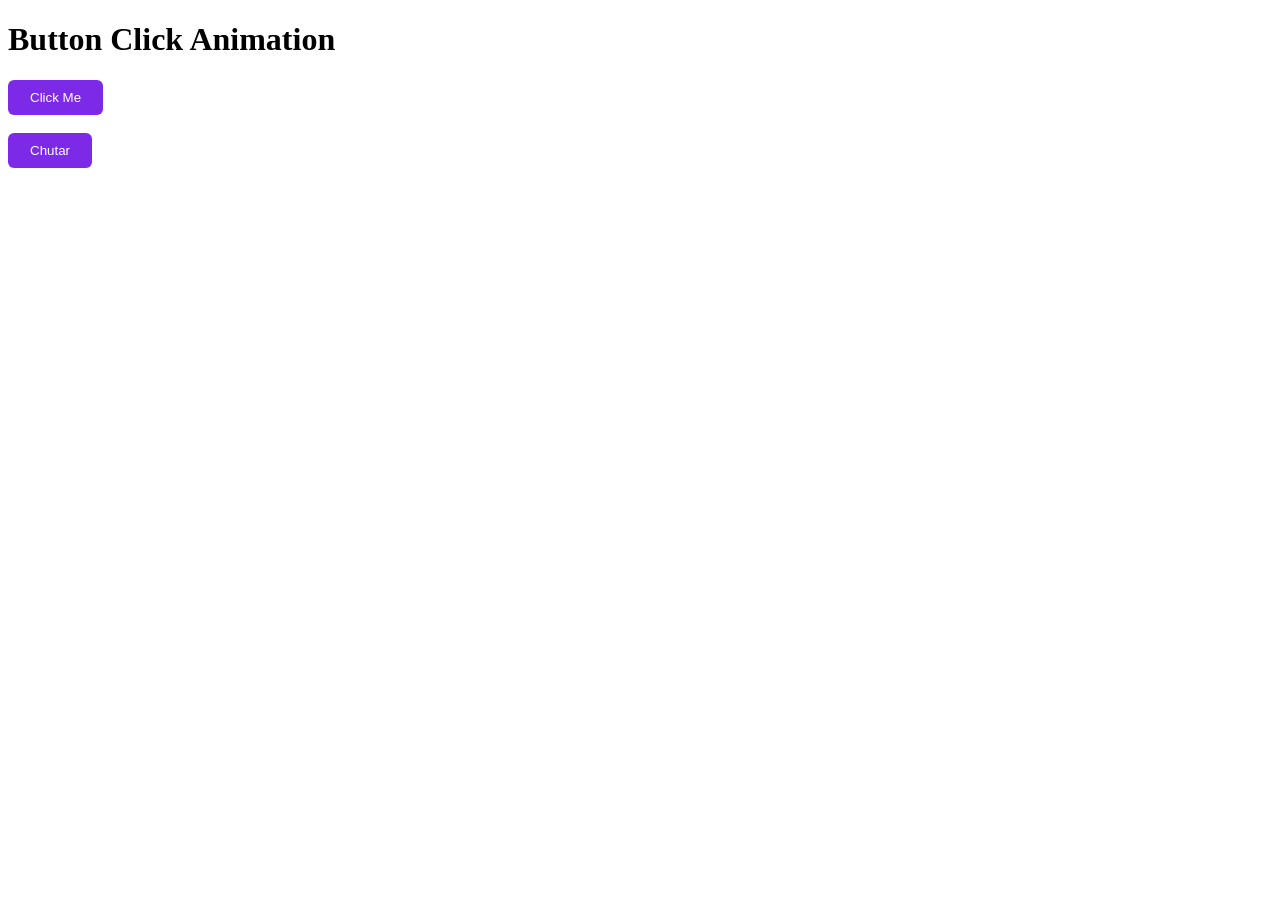
<file: exemplos/index.html>
<!DOCTYPE html>
<!-- Coding By CodingNepal - codingnepalweb.com -->
<html lang="en">

<head>
  <meta charset="UTF-8" />
  <meta http-equiv="X-UA-Compatible" content="IE=edge" />
  <meta name="viewport" content="width=device-width, initial-scale=1.0" />
  <title>Button Click Animation</title>
  <link rel="stylesheet" href="style.css" />
</head>

<body>
  <h1>Button Click Animation</h1>
  <button class="button">Click Me</button><br> <br>
  <button class="button">Chutar</button>
  <script>
    const button = document.querySelector(".button");
    button.addEventListener("click", (e) => {
      e.preventDefault;
      button.classList.add("animate");
      setTimeout(() => {
        button.classList.remove("animate");
      }, 600);
    });

  </script>
</body>

</html>
</file>
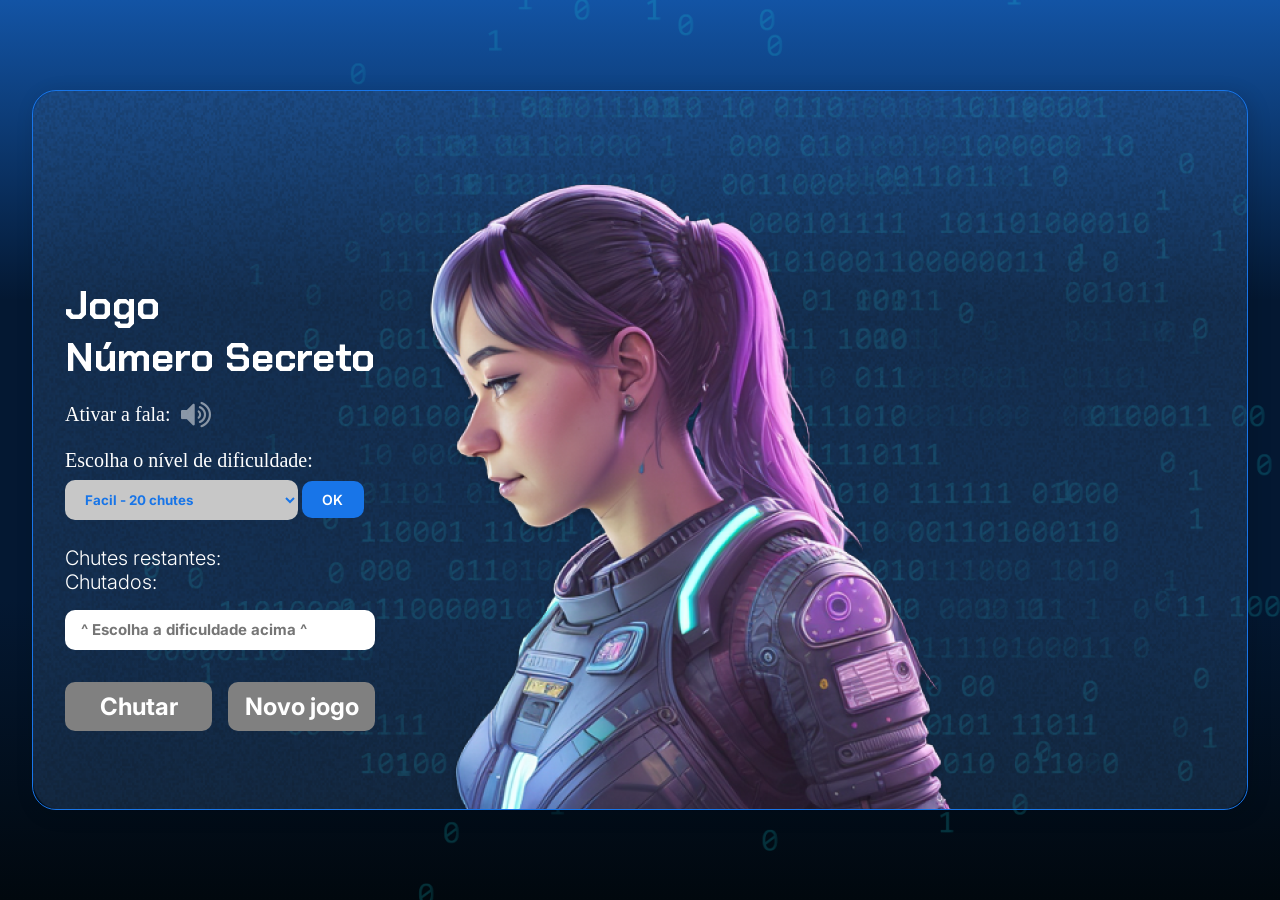
<file: jogo_adivinha_plus/index.html>
<!DOCTYPE html>
<html lang="pt-br">

<head>
    <meta charset="UTF-8">
    <meta name="viewport" content="width=device-width, initial-scale=1.0">
    <script src="https://code.responsivevoice.org/responsivevoice.js"></script>
    <link rel="preconnect" href="https://fonts.googleapis.com">
    <link rel="preconnect" href="https://fonts.gstatic.com" crossorigin>
    <link href="https://fonts.googleapis.com/css2?family=Chakra+Petch:wght@700&family=Inter:wght@400;700&display=swap" rel="stylesheet">
    <link rel="stylesheet" href="https://cdnjs.cloudflare.com/ajax/libs/font-awesome/4.7.0/css/font-awesome.min.css">
    <link rel="stylesheet" href="style.css">
    <title>Jogo - Número Secreto</title>
</head>

<body>
    <div class="container">
        <div class="container__conteudo">
            <div class="container__informacoes">                
                <div class="container__texto">
                    <h1>Jogo <br>Número Secreto</h1>
                    <div class="container__fala">      
                        <p class="texto__paragrafo">Ativar a fala:</p>
                        <span"><i class="fa fa-volume-up fa-2x" style="color:rgb(255, 255, 255);opacity:.5"></i></span>
                    </div><br>
                    <label for="dificuldade" class="texto__paragrafo">Escolha o nível de dificuldade:</label><br>
                    <select name="dificuldade" id="dificuldade" class="container__select">
                        <option value="facil">Facil - 20 chutes</option>
                        <option value="media">Média - 10 chutes</option>
                        <option value="dificil">Difícil - 5 chutes</option>
                    </select> 
                    <button onclick="selecionarDificuldade()" id="selecionarDificuldade" class="container__botao1">OK</button>
                    <br><br>
                    <p1 class="texto__paragrafo"></p1><br>
                    <p2 class="texto__paragrafo"></p2>
                </div>
                <input min="1" max="20" id="campoChute" class="container__input">                
                <div class="chute container__botoes">
                    <button onclick="chutar()" id="chutar" class="container__botao2">Chutar</button>
                    <button onclick="novoJogo()" id="novoJogo" class="container__botao2">Novo jogo</button>
                </div>
            </div>
            <img src="./img/ia.png" alt="Uma pessoa olhando para a esquerda" class="container__imagem-pessoa" />
        </div>
    </div>
    <script src="app.js" defer></script>
</body>

</html>
</file>
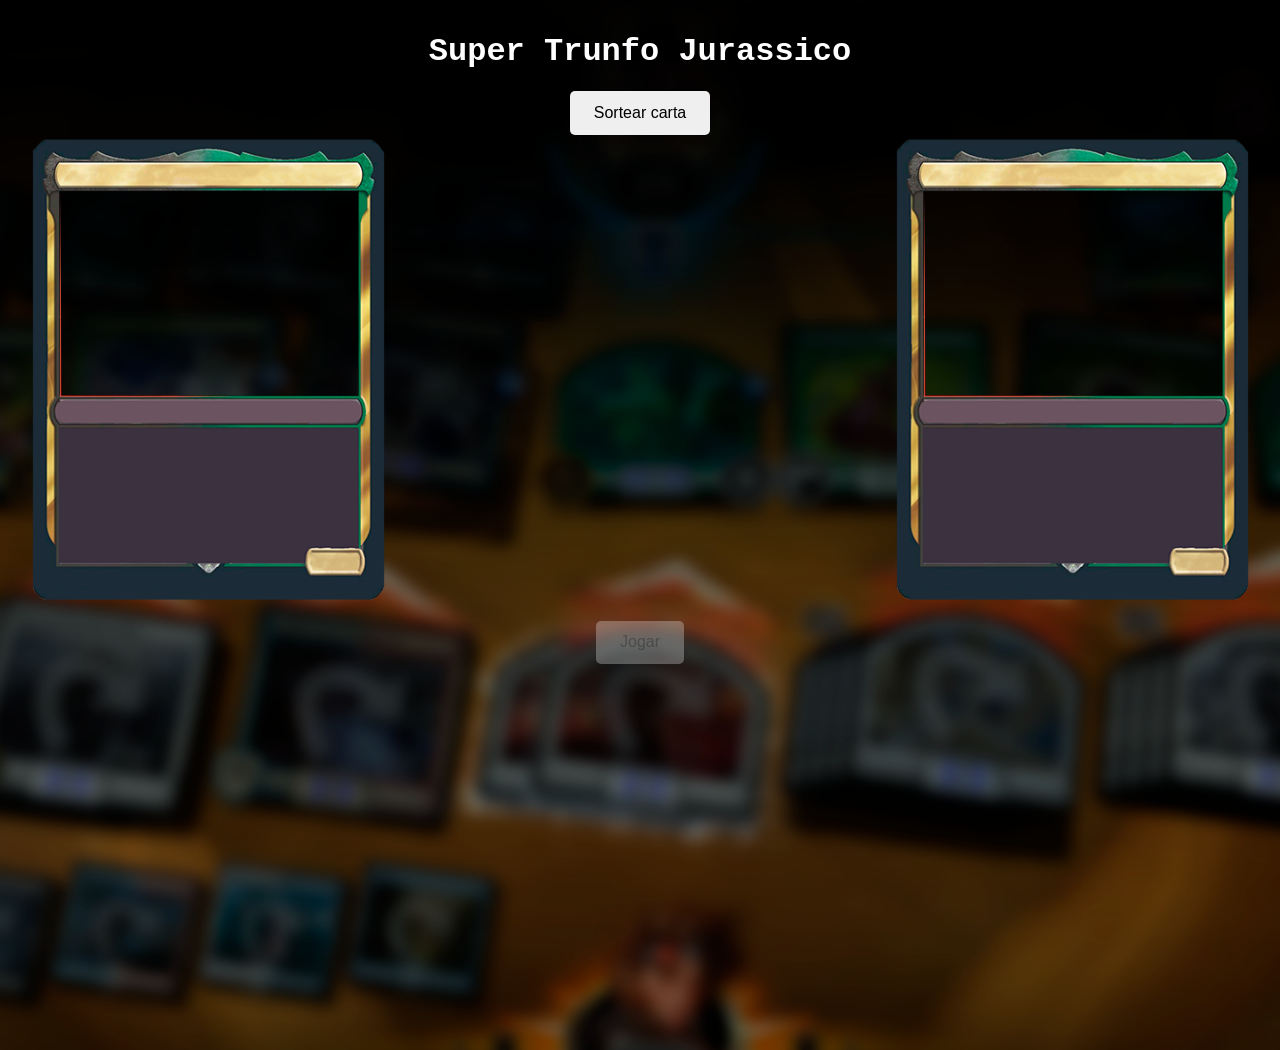
<file: super_trunfo_jurassico/index.html>
<!DOCTYPE html>
<html lang="pt-br">
<head>
    <link rel="stylesheet" href="style.css">
    <title>
        Imersão Dev - Aula 08
    </title>
</head>

<body>
    <div class="container">
        <h1 class="page-title">Super Trunfo Jurassico</h1>
        <button type="button" id="btnSortear" onclick="sortearCarta()">Sortear carta</button>
        <form id="form">
             <div class="wrapper">
                <div>
                    <div id="carta-jogador">
                        <img src="img/card-super-trunfo-transparent-ajustado.png"
                            style=" width: inherit; height: inherit; position: absolute;">
                        <h3></h3>
                    </div>
                </div>
                <div>
                    <div id="carta-maquina" class="carta"><img
                            src="img/card-super-trunfo-transparent-ajustado.png"
                            style=" width: inherit; height: inherit; position: absolute;"></div>
                </div>
            </div>
            <div>
                <button type="button" id="btnJogar" onclick="jogar()" disabled>Jogar</button>
            </div>
            <div id="resultado"></div>
        </form>
    </div>
    <script src="app.js" defer></script>
</body>
</html>
</file>
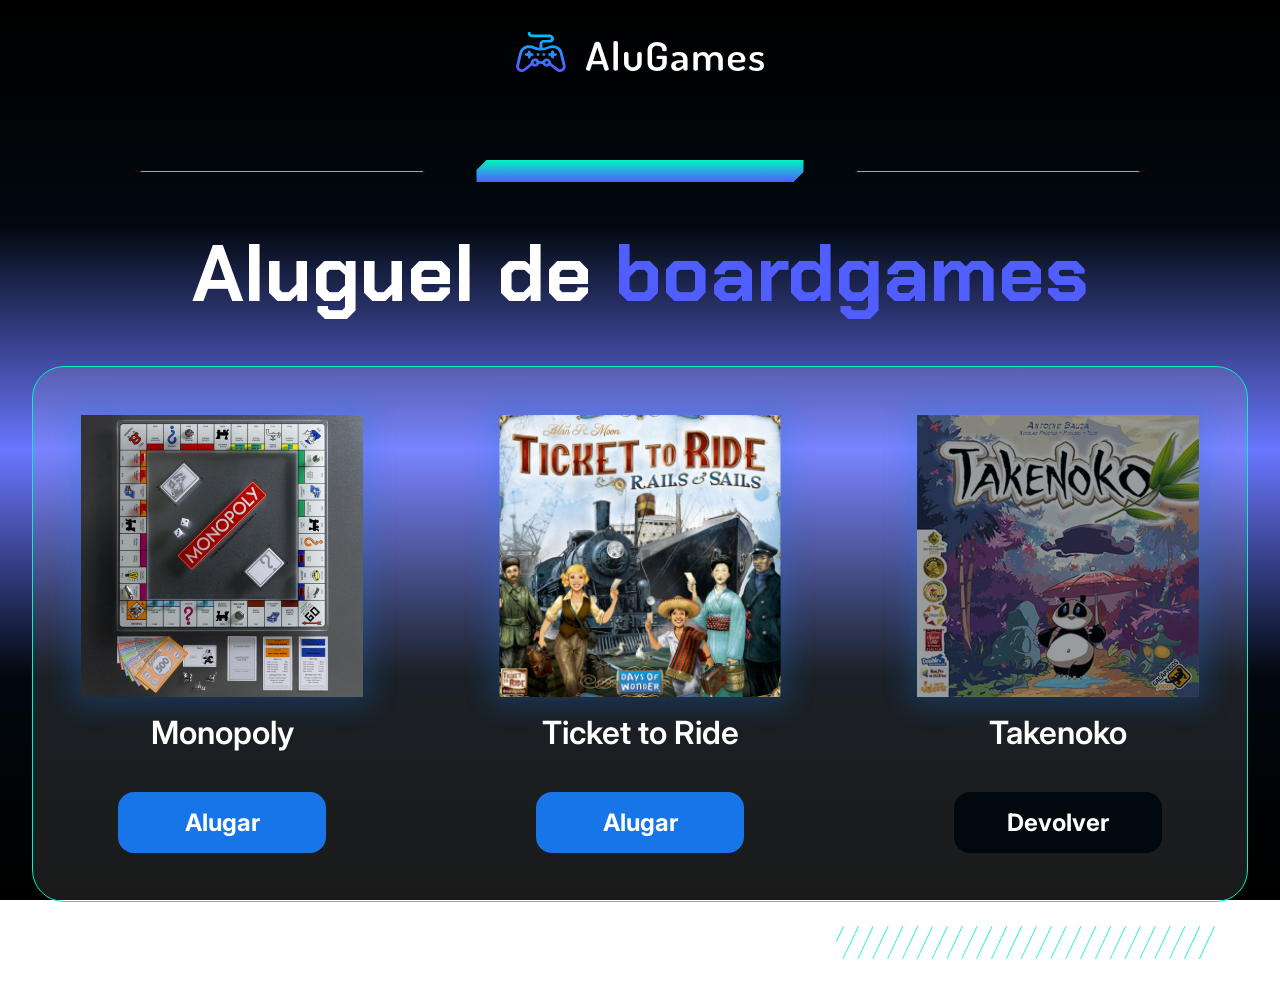
<file: Praticando-logica/alugames/index.html>
<!DOCTYPE html>
<html lang="en">

<head>
    <meta charset="UTF-8">
    <meta name="viewport" content="width=device-width, initial-scale=1.0">
    <title>AluGames</title>
    <link rel="stylesheet" href="css/main.css">
</head>

<body class="body">
    <main class="container main">
        <img src="img/logo.svg" alt="Logo AluGames">
        <section class="divisor">
            <div class="divisor__line"></div>
            <img src="img/fade_bar.svg" alt="Visual bar" class="divisor__bar">
            <div class="divisor__line"></div>
        </section>
        <h1 class="page-title">Aluguel de <span class="page-title__emphasis">boardgames</span></h1>
        <section class="dashboard">
            <ul class="dashboard__items">
                <li class="dashboard__items__item" id="game-1">
                    <div class="dashboard__item__img">
                        <img src="img/monopoly.png" alt="Capa jogo Monopoly">
                    </div>
                    <p class="dashboard__item__name">Monopoly</p>
                    <a onclick="alterarStatus(1)" href="#" class="dashboard__item__button">Alugar</a>
                </li>
                <li class="dashboard__items__item" id="game-2">
                    <div class="dashboard__item__img">
                        <img src="img/ticket_to_ride.png" alt="Capa jogo Ticket to Ride">
                    </div>
                    <p class="dashboard__item__name">Ticket to Ride</p>
                    <a onclick="alterarStatus(2)" href="#" class="dashboard__item__button">Alugar</a>
                </li>
                <li class="dashboard__items__item" id="game-3">
                    <div class="dashboard__item__img dashboard__item__img--rented">
                        <img src="img/takenoko.png" alt="Capa jogo Takenoko">
                    </div>
                    <p class="dashboard__item__name">Takenoko</p>
                    <a onclick="alterarStatus(3)" href="#" class="dashboard__item__button dashboard__item__button--return">Devolver</a>
                </li>
            </ul>
        </section>
        <img src="img/hachuras.svg" alt="Visual hachuras" class="hachuras">
    </main>

    <script src="js/app.js"></script>
</body>

</html>
</file>
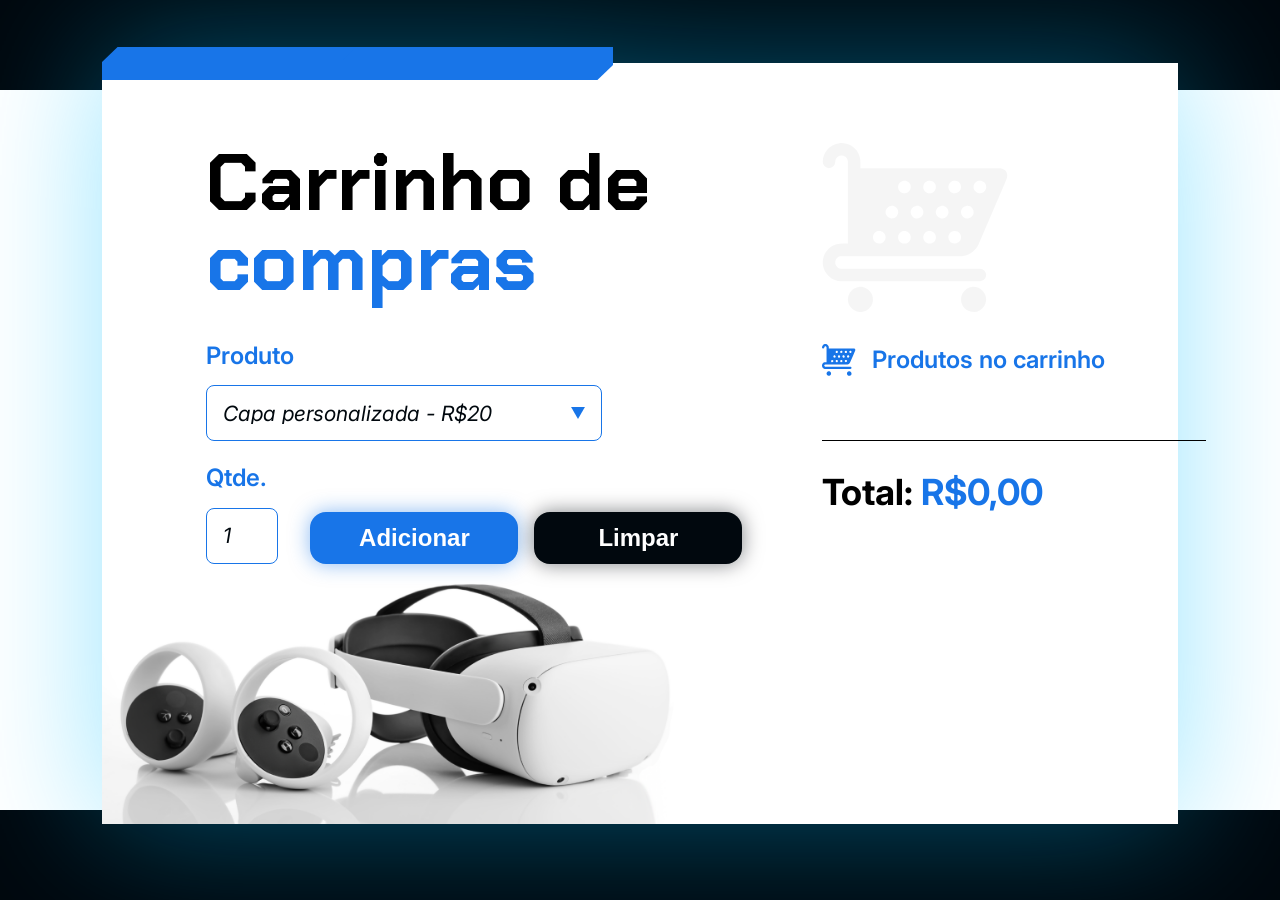
<file: Praticando-logica/carrinho-compras/index.html>
<!DOCTYPE html>
<html lang="en">

<head>
  <meta charset="UTF-8">
  <meta name="viewport" content="width=device-width, initial-scale=1.0">

  <link rel="preconnect" href="https://fonts.googleapis.com">
  <link rel="preconnect" href="https://fonts.gstatic.com" crossorigin>
  <link href="https://fonts.googleapis.com/css2?family=Chakra+Petch:wght@700&family=Inter:wght@400;600;700&display=swap"
    rel="stylesheet">
  <link rel="stylesheet" href="style.css">

  <title>Carrinho de compras</title>
</head>

<body>
  <main class="conteudo-principal">
    <div class="grafismo-azul"></div>
    <section class="adicionar-produto">
      <h1 class="titulo">
        Carrinho de <span class="texto-azul">compras</span>
      </h1>

      <form class="formulario">
        <label class="campo-grupo">
          <span class="texto-medio-azul">Produto</span>
          <select class="produto-input" name="produto" id="produto">
            <option value="Capa personalizada - R$20">Capa personalizada - R$20</option>
            <option value="Fone de ouvido - R$100">Fone de ouvido - R$100</option>
            <option value="Celular S20 - R$1800">Celular S20 - R$1800</option>
            <option value="Tablet TAB20 - R$2500">Tablet TAB20 - R$2500</option>
            <option value="Oculus VR - R$5000">Oculus VR - R$5000</option>
            <option value="Computador XL - R$8000">Computador XL - R$8000</option>
            <option value="Carro Sport - R$100000">Carro Sport - R$100000</option>

          </select>
          </div>
        </label>

        <section class="parte-inferior">
          <label class="campo-grupo">
            <span class="texto-medio-azul">Qtde.</span>
            <input class="quantidade-input" id="quantidade" type="number" value="1" placeholder="1">
          </label>

          <section class="botoes-wrapper">
            <button onclick="adicionar()" type="button" class="botao-form botao-adicionar">Adicionar</button>
            <button onclick="limpar()" type="button" class="botao-form botao-limpar">Limpar</button>
          </section>
        </section>
      </form>
    </section>
    <section class="carrinho">
      <img src="./assets/carrinho-cinza.svg" alt="Imagem de um carrinho de compras cinza">

      <div class="titulo-wrapper">
        <img src="./assets/icone-carrinho.svg" alt="ícone de carrinho">

        <h2 class="carrinho__titulo">Produtos no carrinho</h2>
      </div>

      <section class="carrinho__produtos" id="lista-produtos">        
      </section>

      <div class="divisoria"></div>

      <p class="carrinho__total">
        Total: <span class="texto-azul" id="valor-total">R$0,00</span>
      </p>
    </section>
  </main>

  <script src="js/app.js"></script>
</body>

</html>
</file>
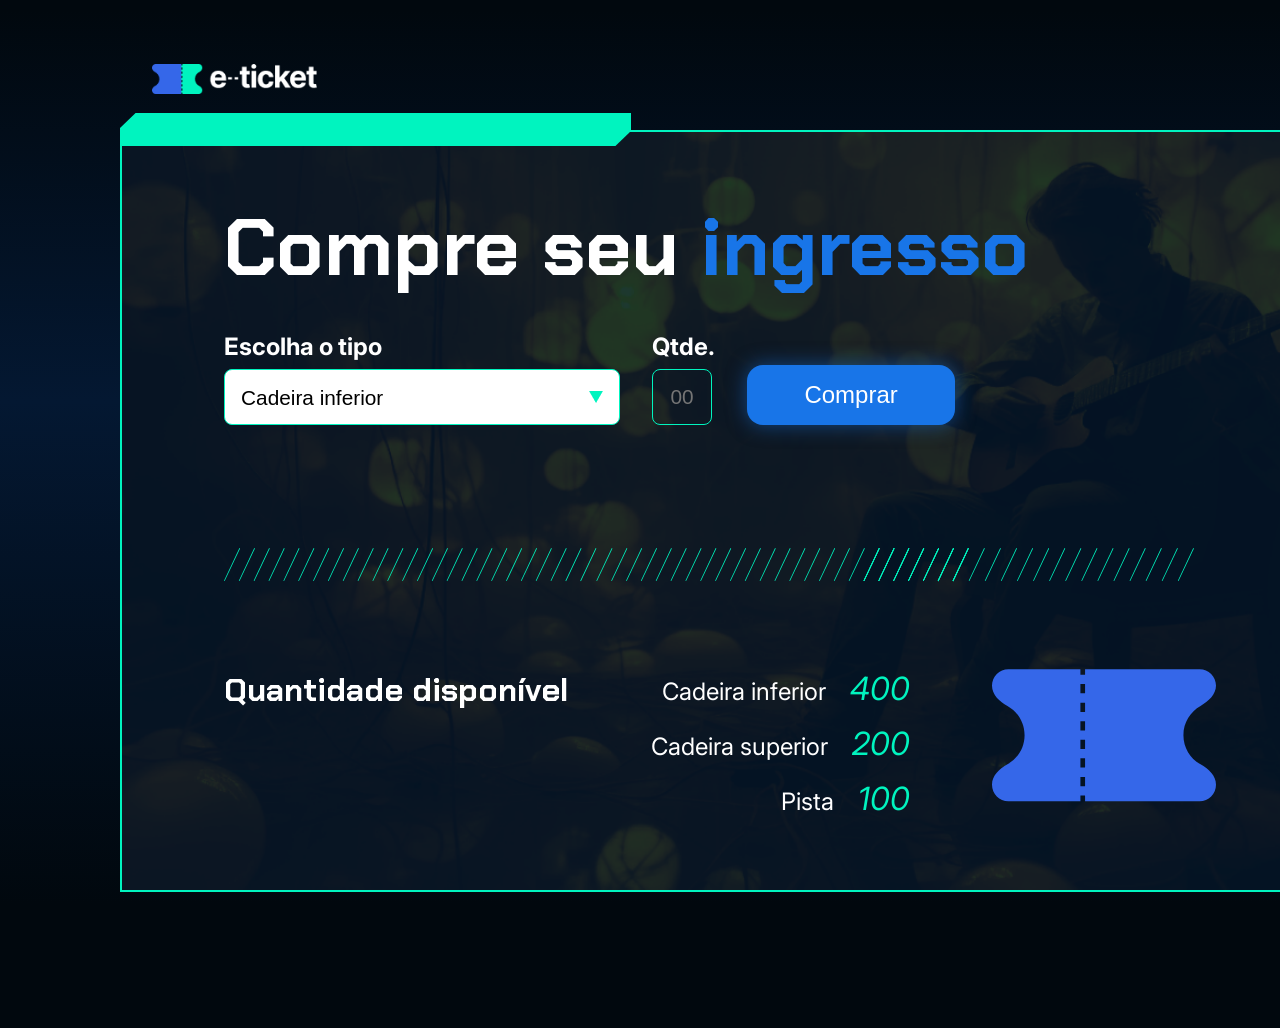
<file: Praticando-logica/ingresso/index.html>
<!DOCTYPE html>
<html lang="pt-BR">

<head>
    <meta charset="UTF-8">
    <meta name="viewport" content="width=device-width, initial-scale=1.0">
    <link rel="preconnect" href="https://fonts.googleapis.com">
    <link rel="preconnect" href="https://fonts.gstatic.com" crossorigin>
    <link href="https://fonts.googleapis.com/css2?family=Chakra+Petch:wght@700&family=Inter:wght@400;700&display=swap" rel="stylesheet">
    <link rel="stylesheet" href="./styles/_reset.css">
    <link rel="stylesheet" href="./styles/style.css">
    <link rel="shortcut icon" href="#" />
    <title>e-Ticket</title>
</head>

<body>
    <header>
        <img class="logo" src="./assets/PNG/Logo e-tricket.png" alt="Logo">
    </header>
    <main class="container">

        <div class="grafismo"></div>
        <h1>Compre seu <span>ingresso</span></h1>
        <form action="">
            <label class="input-group">
                Escolha o tipo
                <select name="tipo-ingresso" id="tipo-ingresso">
                    <option value="inferior">Cadeira inferior</option>
                    <option value="superior">Cadeira superior</option>
                    <option value="pista">Pista</option>
                </select>
            </label>
            <label class="input-group">Qtde.
                <input type="number" id="qtd" placeholder="00" min="1" max="99">
            </label>
            <button onclick="comprarIngresso()" type="button">Comprar</button>
        </form>
        <img class="hachuras" src="./assets/SVG/Hachuras.svg" alt="">
        <section>
            <h2>Quantidade disponível</h2>

            <ul class="lista">
                <li>Cadeira inferior<span id="qtd-inferior">400</span></li>                
                <li>Cadeira superior<span id="qtd-superior">200</span></li>                
                <li>Pista<span id="qtd-pista">100</span></li>                
            </ul>
            <img src="./assets/Ingresso.svg" alt="">
        </section>
    </main>

    <script src="js/app.js"></script>
</body>

</html>
</file>
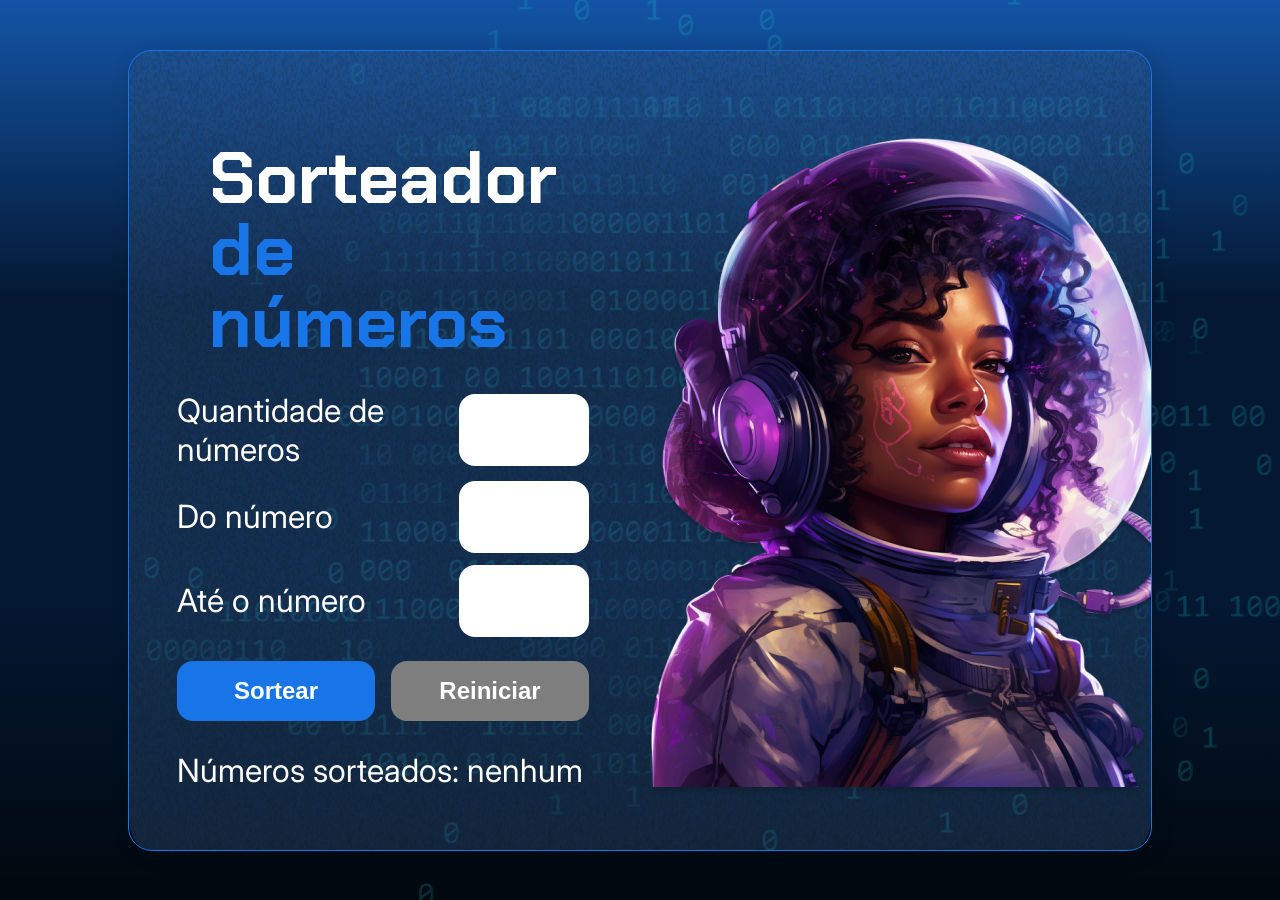
<file: Praticando-logica/sorteador-numeros/index.html>
<!DOCTYPE html>
<html lang="pt-br">

<head>
    <meta charset="UTF-8">
    <meta name="viewport" content="width=device-width, initial-scale=1.0">
    <link rel="preconnect" href="https://fonts.googleapis.com">
    <link rel="preconnect" href="https://fonts.gstatic.com" crossorigin>
    <link href="https://fonts.googleapis.com/css2?family=Chakra+Petch:wght@700&family=Inter:wght@400;700&display=swap" rel="stylesheet">
    <link rel="stylesheet" href="style.css">
    <title>Sorteador de números</title>
</head>

<body>
    <div class="container">
        <div class="container__conteudo">
            <div class="container__informacoes">
                <div class="container__texto">
                    <h1>Sorteador<span class="container__texto-azul"> de números</span></h1>

                    <div class="container__campo">
                        <label class="texto__paragrafo">Quantidade de números</label>
                        <input class="container__input" id="quantidade" type="number" min="1">
                    </div>
                    
                    <div class="container__campo">
                        <label class="texto__paragrafo">Do número</label>
                        <input class="container__input" id="de" type="number" min="1">
                    </div>
                    
                    <div class="container__campo">
                        <label class="texto__paragrafo">Até o número</label>
                        <input class="container__input" id="ate" type="number" min="1">
                    </div>
                </div>
                
                <div class="chute container__botoes">
                    <button onclick="sortear()" id="btn-sortear" class="container__botao">Sortear</button>
                    <button onclick="reiniciar()" id="btn-reiniciar" class="container__botao-desabilitado" >Reiniciar</button>
                </div>

                <div class="container__texto" id="resultado"><br>
                    <label class="texto__paragrafo" id="paragrafo">Números sorteados:  nenhum</label>
                </div>
            </div>

            <img src="./img/ia.png" alt="Uma pessoa com capacete de astronauta" class="container__imagem-pessoa" />
        </div>
    </div>

    <script src="app.js" defer></script>
</body>

</html>
</file>
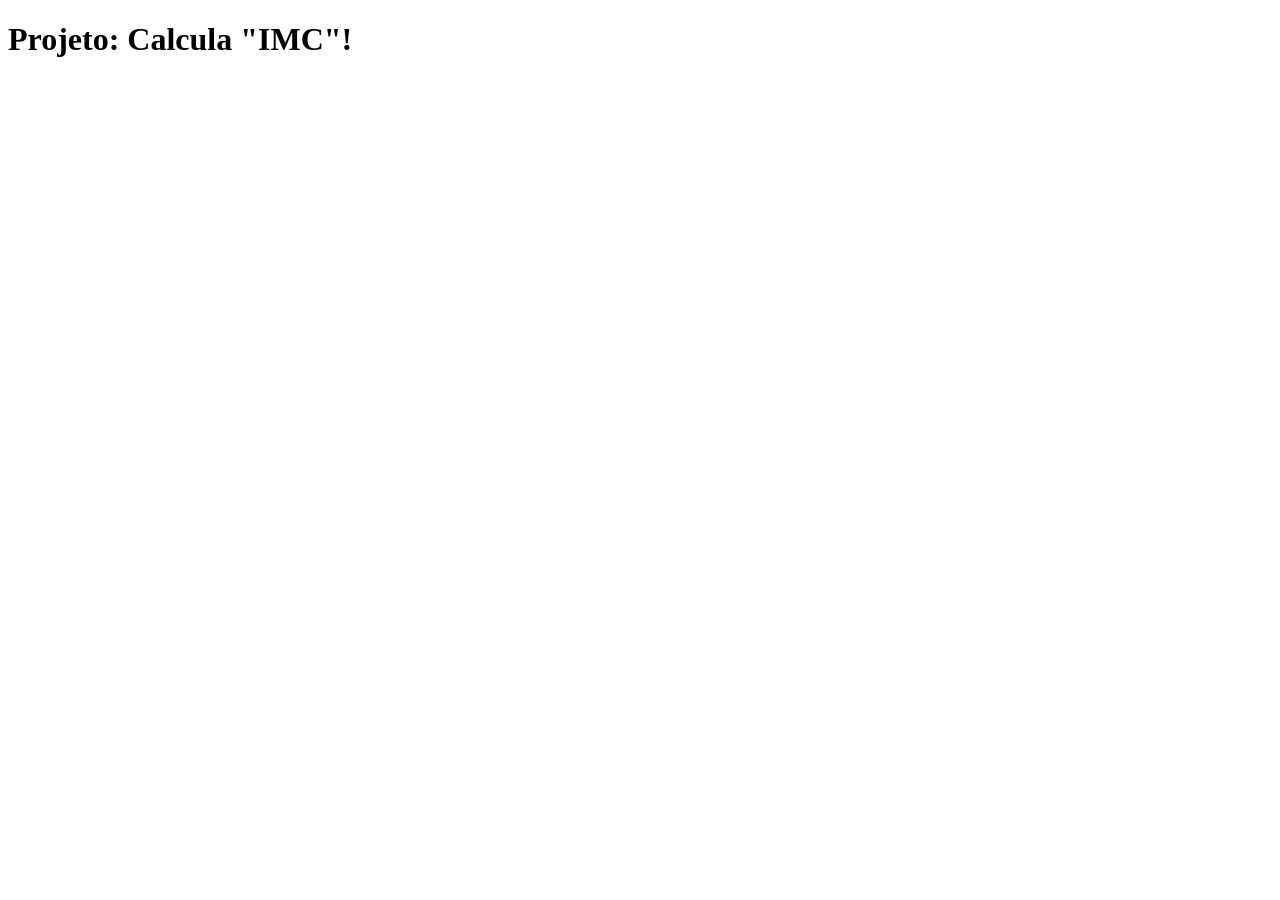
<file: calcula_imc.html>
<!DOCTYPE html>
<html lang="pt-br">
<meta charset="UTF-8">

<body>

    <h1> Projeto: Calcula "IMC"!</h1>

    <script>

        function pulaLinha() {
            document.write("<br>");
        }

        function mostra(conteudo) {
            document.write(conteudo);
            pulaLinha();
        }

        function calculaImc(peso, altura) {
            return Math.round(peso / (altura * altura));
        }
        
        numero=1;
        var qtdImc = prompt("Informe a quantidade de pessoas que irá calcular o IMC");
        for (var i = 0; i < qtdImc; i++) {
            var recebePeso = prompt("Informe o peso da "+numero+"ª pessoa");
            var recebeAltura = prompt("Informe a altura da "+numero+"ª pessoa");
            var imcCalculado = calculaImc(recebePeso, recebeAltura);
            var pesoIdeal;

            if (imcCalculado <= 18.5) pesoIdeal = "Você está abaixo do Peso Ideal";
            if (imcCalculado > 18.5 && imcCalculado <= 26) pesoIdeal = "Você está no Peso Ideal";
            if (imcCalculado > 26 && imcCalculado <= 30) pesoIdeal = "Alerta! Você está com Sobre-Peso";
            if (imcCalculado > 30 && imcCalculado <= 35) pesoIdeal = "Alerta! Você está na Obesidade Grau I";
            if (imcCalculado > 35) pesoIdeal = "Alerta! Você está na Pre-Obesidade Grau II";

            mostra(numero+"ª pessoa");
            mostra("Peso: "+recebePeso);
            mostra("Altura: "+recebeAltura);
            mostra("Seu IMC é: " + imcCalculado + "!");
            mostra(pesoIdeal);
            numero++;
            pulaLinha();
        }
    </script>
</body>
</file>
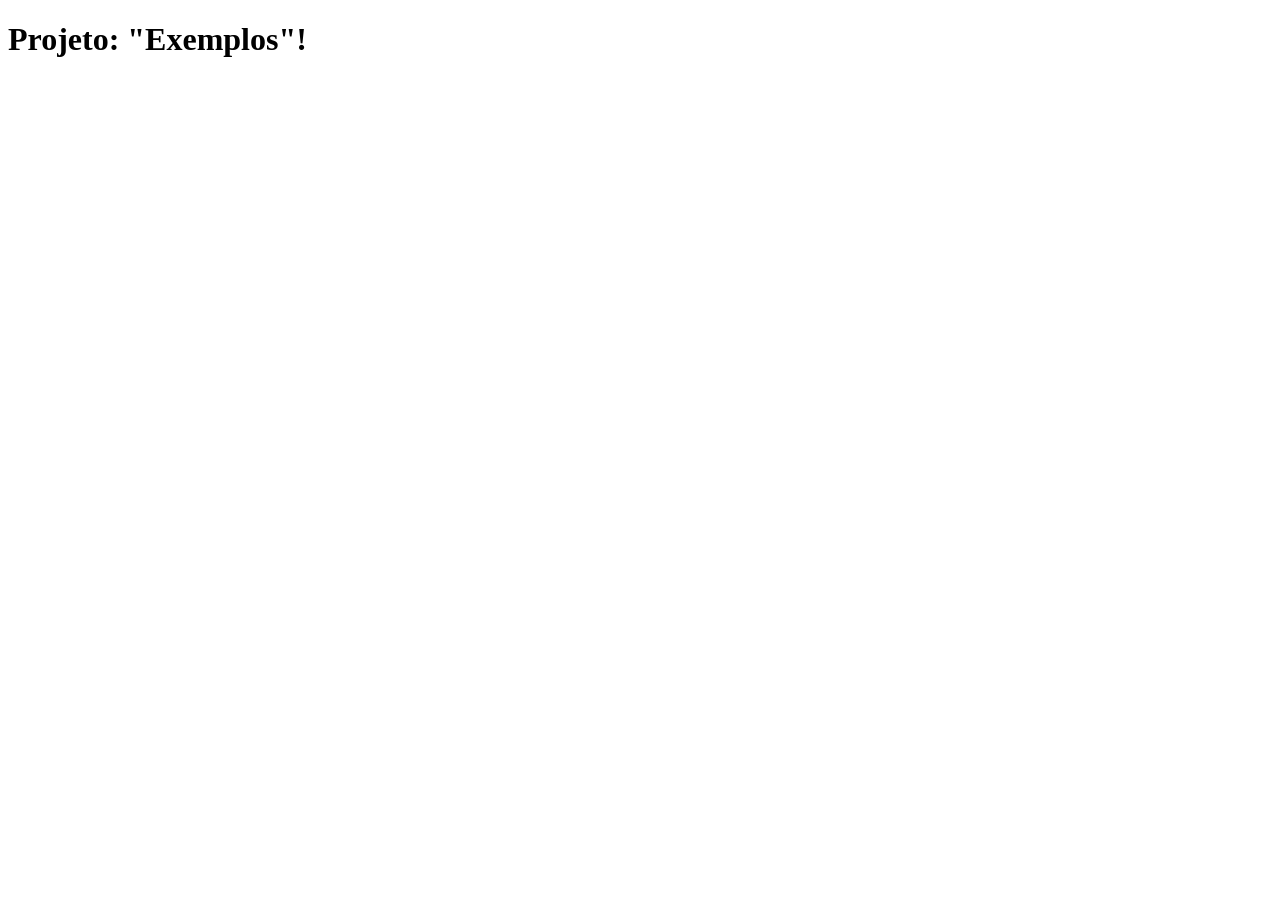
<file: exemplos.html>
<!DOCTYPE html>
<html lang="pt-br">
<meta charset="UTF-8">

<body>

    <h1> Projeto: "Exemplos"!</h1>

    <script>  
        // let numeroSecreto, chute, quantidadeChutes, chutados, sair = 1;

        // function sortearNumeroSecreto() {
        //     numeroSecreto = parseInt((Math.random() * 100) + 1);
        //     quantidadeChutes = 10;
        //     chutados = "";
        // }

        // function jogarNovamente() {
        //     let escolha = prompt("Jogar novamente? Digite Sim ou Não:").toLocaleLowerCase();
        //     if (escolha === "sim" || escolha === "s" || escolha === "1") {
        //         sortearNumeroSecreto();
        //     } else {
        //         sair = 0;
        //     }
        // }

        // function validarChute() {
        //     return !isNaN(chute) && chute >= 1 && chute <= 100;
        // }

        // sortearNumeroSecreto();

        // while (sair) {
        //     chute = parseInt(prompt("Digite um número de 1 a 100 \nNúmeros já chutados: " + chutados));

        //     if (!validarChute()) {
        //         alert("Por favor, insira um número válido de 1 a 100");
        //     } else {
        //         chutados += String(chute) + " ";

        //         if (chute === 0) {
        //             alert("Obrigado por jogar o meu jogo!\nAté a próxima vez!");
        //             sair = 0;
        //         } else if (chute === numeroSecreto) {
        //             alert("Parabéns! Você acertou!! Número: " + chute + "\nNúmeros chutados: " + chutados);
        //             jogarNovamente();
        //         } else {
        //             quantidadeChutes--;

        //             if (quantidadeChutes === 0) {
        //                 alert("Você errou 5 vezes!\nEsgotou sua quantidade de chutes!\nO número sorteado era: " + numeroSecreto + "\nNúmeros chutados: " + chutados);
        //                 jogarNovamente();
        //             } else {
        //                 let maiorOuMenor = numeroSecreto > chute ? "maior" : "menor";
        //                 alert("Você errou!! O número secreto é " + maiorOuMenor + "!\nVocê tem mais " + quantidadeChutes + " chutes!\nNúmeros já chutados: " + chutados);
        //             }
        //         }
        //     }
        // }

// const delayms = (delayInms) => {
//     return new Promise(resolve => setTimeout(resolve, delayInms));
// };

// const delay = async (t) => {  
//   console.log('delay...')
//   let delayres = await delayms(t);
//   console.log('...terminou');
// };
// delay(500);
    function delay(){
        let datetime1 = new Date().getTime();
        let datetime2 = datetime1+1000;// 1 second delay

        while(datetime1<datetime2) {
            datetime1 = new Date().getTime();
        }
    }
    console.log("Inicio");
    delay();
    console.log("Fim");
   </script>
</body>
</file>
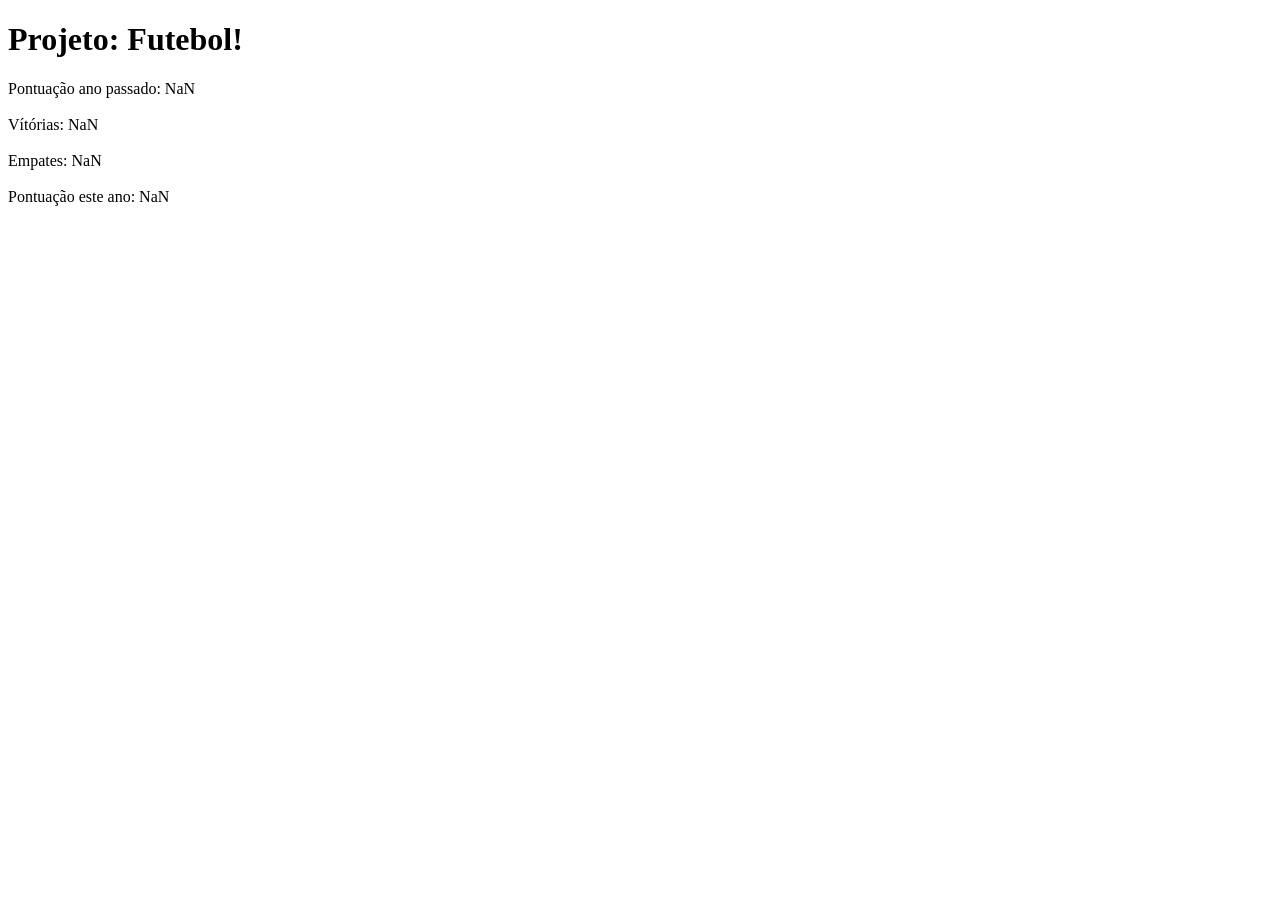
<file: futebol.html>
<!DOCTYPE html>
<html lang="pt-br">
<meta charset="UTF-8">

<body>

    <h1> Projeto: Futebol!</h1>
    <script>

        function pulaLinha() {
            document.write("<br><br>");
        }

        function mostra(conteudo) {
            document.write(conteudo);
            pulaLinha();
        }

        var anoPassado = parseInt(prompt("Informe a pontuação do seu time ano passado"))
        var vitorias = parseInt(prompt("Entre com o número de vitórias do seu time: "));
        var empates = parseInt(prompt("Entre com o número de empates do seu time: "));
        var pontos = vitorias * 3 + empates;

        mostra("Pontuação ano passado: " + anoPassado);
        mostra("Vítórias: " + vitorias);
        mostra("Empates: " + empates);
        mostra("Pontuação este ano: " + pontos);

        if (pontos > anoPassado) mostra("Seu time está melhor que o ano passado!");
        if (pontos < anoPassado) mostra("Seu time está pior que o ano passado!");
        if (pontos == anoPassado) mostra("Seu time está igual o ano passado!");
    </script>
</body>
</file>
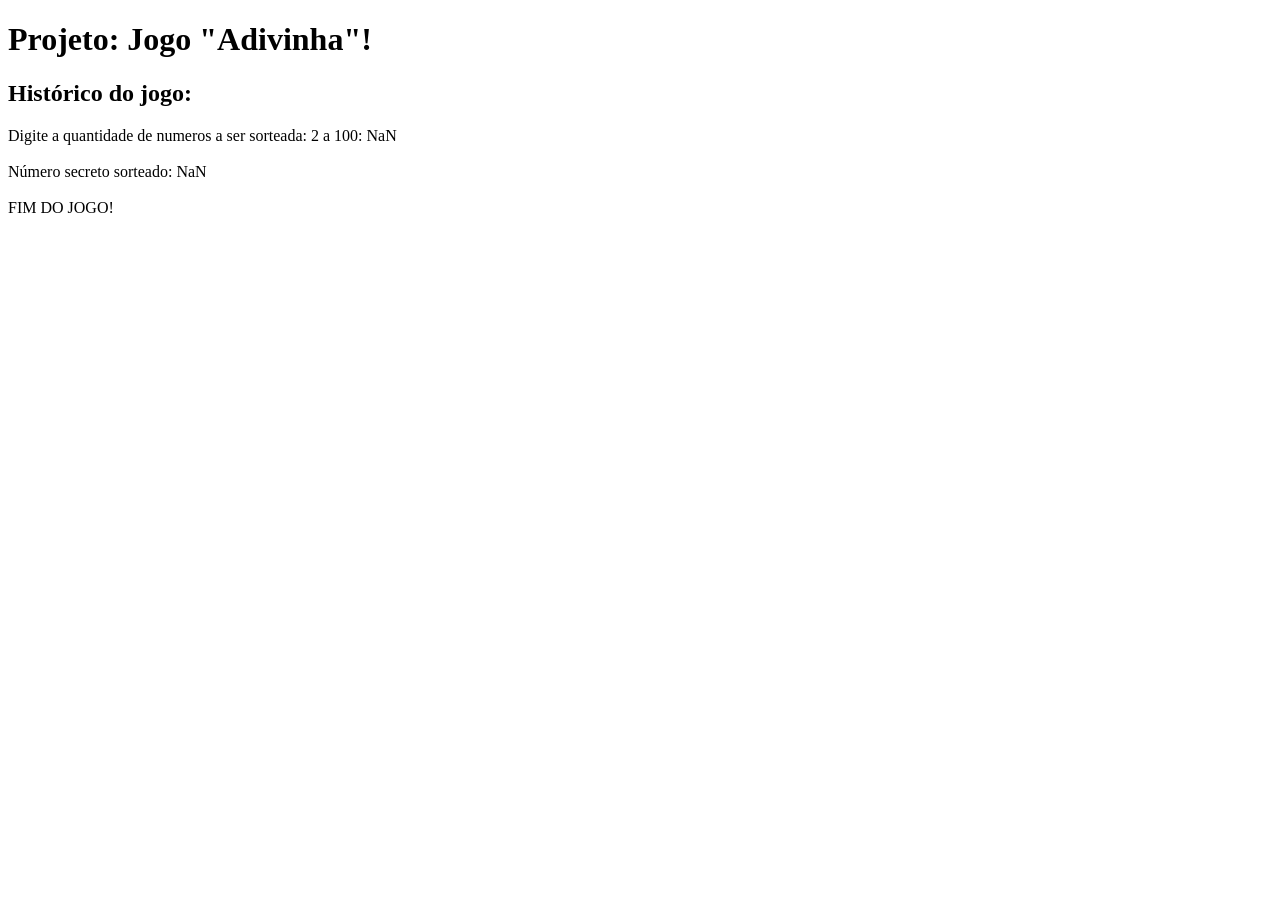
<file: jogo_adivinha.html>
<!DOCTYPE html>
<html lang="pt-br">
<meta charset="UTF-8">
<title>Jogo - Adivinha o número sorteado</title>

<body>                      

<h1> Projeto: Jogo "Adivinha"!</h1>

<h2> Histórico do jogo:</h2>

<script>                                // Inicio do programa em JavaScript

function pulaLinha() {                  // Função para pular linha na pagina html
    document.write("<br><br>");
}

function mostraNoHistorico(conteudo) {  // Função para mostrar o conteúdo na pagina html
    document.write(conteudo);
    pulaLinha();
}

let tentativasRestantes, numeroSorteado, jogar, chute, quantidadeNumeros, numerosChutados = []; //Variáveis globais

function sortearNumero() {              // Função para sortear o número secreto baseado na quantidade de números escolhido.
    while(1) {
        quantidadeNumeros = parseInt(prompt(`Digite a quantidade de numeros a ser sorteada: 2 a 100`));
        mostraNoHistorico(`Digite a quantidade de numeros a ser sorteada: 2 a 100: ${quantidadeNumeros}`)
        if (quantidadeNumeros < 2 | quantidadeNumeros > 100) {                  
            alert(`Quantidade ${quantidadeNumeros} não é aceita! \nDigite um numero de 2 a 100`);
            mostraNoHistorico(`Quantidade ${quantidadeNumeros} não é aceita! <br>Digite um numero de 3 a 100`);
        } else {
            numeroSorteado = Math.round(Math.random() * (quantidadeNumeros + 1));   // Sorteia o número secreto
            mostraNoHistorico(`Número secreto sorteado: ${numeroSorteado}`);
            let dificuldade = quantidadeNumeros > 2 ? 5 : 4;
            tentativasRestantes = Math.round(quantidadeNumeros / dificuldade);      // Define as a quantidade de tentativas que o usuério terá baseado 
            break;                                                                  // na quantidade de números escolhida pelo usuário
        }
        

    }
    
}

function jogarNovamente() {                             // Função para reiniciar o jogo - Pergunta se o usuário quer jogar novamente ao final do jogo.
    jogar = prompt(`Jogar novamente? Digite Sim ou Não `);// Se sim então... 
    if (jogar == "Sim" || jogar == "sim" || jogar == "1" || jogar == "s") {
        sortearNumero();                                // Pergunta  quantidade de números e faz o sorteio novamente.
        numerosChutados = [];                           // Zera os números já chutados no jogo anterior.
        mostraNoHistorico(`Jogar novamente? <br>Digite Sim ou Não: ${jogar}`);
    }
    else {                                              // Se não então agradece... 
        tentativasRestantes = 0;                        // Zera as tentativas restantes para sair do laço principal e encerrar o jogo.
        mostraNoHistorico(`Jogar novamente? <br>Digite Sim ou Não: ${jogar}`);
        alert(`Não? Então OK! \nObrigado por jogar meu jogo! \nAté a proxima!`)
        mostraNoHistorico(`Não? Então OK! <br>Obrigado por jogar meu jogo! <br>Até a proxima!`);
    }
}
                                                        // Aqui começa o programa principal.  
sortearNumero();                                        // Chama a função para sortear o número secreto.
while (tentativasRestantes) {                           // Laço principal que fará repetir todo o jogo até as tentativas acabar.!        
    chute = parseInt(prompt(`Tentativas restantes: ${tentativasRestantes-1} \nNúmeros já chutados: ${numerosChutados} \nDigite um número de 0 a ${quantidadeNumeros}: `));    
    mostraNoHistorico(`Tentativas restantes: ${tentativasRestantes-1} <br>Digite um número de 0 a ${quantidadeNumeros}: ${chute}`);
    let chuteRepetido = 0;
    for (let x = 0; x < numerosChutados.length; x++){   // Aqui testa se o número chutado já foi utilizado anteriormente
        if (chute == numerosChutados[x]) {              // Se o número já foi chutado...
            chuteRepetido = 1;                          // Então o marca como repetido!
            alert(`Número já chutado anteriormente, tente outro!`)
            mostraNoHistorico(`Número já chutado anteriormente, tente outro!`)
        }
    }
    if (!chuteRepetido){                                // Se "chute não repetido" então o programa continua, senão voltamos ao laço principal.
        numerosChutados.push(chute);                    // Coloca o numero chutado na lista de números chutados.
        if (chute == numeroSorteado) {                  // Se acertou o chute parabeniza o usuário.
            let tentativas = numerosChutados.length > 1 ? `tentativas`: `tentativa`;       
            alert(`PARABENS VOCÊ GANHOU!!! \nVocê acertou o número secreto em ${numerosChutados.length} ${tentativas}! \nNúmeros chutados: ${numerosChutados} \nNúmero secreto: ${numeroSorteado}`);
            mostraNoHistorico(`PARABENS, VOCÊ GANHOU!!! <br>Você acertou o número secreto ${numerosChutados.length} ${tentativas}! <br>Números chutados: ${numerosChutados} <br>Número secreto: ${numeroSorteado}`);
            jogarNovamente();                           //chama a função para oferecer a opção de jogar novamente.
        }
        else {                                          // Se errou o chute então ...
            tentativasRestantes--;                      // Subtrai as tentativas devido errar o chute.
            if (!tentativasRestantes) {                 // Se esgotou as tentativas então encerra e revela o numero secreto.
                alert(`VOCÊ ERROU!!! ACABOU O JOGO!! \nNúmeros chutados: ${numerosChutados} \nO número secreto era: ${numeroSorteado} !`);
                mostraNoHistorico(`VOCÊ ERROU!!! ACABOU O JOGO!! <br>Números chutados: ${numerosChutados} <br>O número secreto era: ${numeroSorteado} !`);
                jogarNovamente();                       //chama a função para oferecer a opção de jogar novamente.
            }
            else {                                      // Se não esgotou as tentativas...  
                let maiorOuMenor =  numeroSorteado > chute ? `maior` : `menor`;     // Então compara o informa que errou o chute e que o número secreto é maior ou menor que o chutado.                        
                alert(`VOCÊ ERROU!!!  \nO número secreto é ${maiorOuMenor} que ${chute}!`); 
                mostraNoHistorico(`VOCÊ ERROU!!!  <br>O número secreto é ${maiorOuMenor} que ${chute}!`);
            }
        }                                               // Fim do laço quando erra o chute
    }                                                   // Fim do laço chuteRepetido
}                                                       // Fim do laço principal;
mostraNoHistorico(`FIM DO JOGO!`)                       // Mostra mensagem de encerramento no HTML.
</script>
</body>
</file>
<file: exemplos/style.css>
.button {
    position: relative;
    padding: 10px 22px;
    border-radius: 6px;
    border: none;
    color: #fff;
    cursor: pointer;
    background-color: #7d2ae8;
    transition: all 0.2s ease;
}
 
.button:active {
    transform: scale(0.96);
}
  
.button:before,
.button:after {
    position: absolute;
    content: "";
    width: 150%;
    left: 50%;
    height: 100%;
    transform: translateX(-50%);
    z-index: -1000;
    background-repeat: no-repeat;
  }
  
.button.animate::before {
    top: -70%;
    background-image: radial-gradient(circle, #7d2ae8 20%, transparent 20%),
      radial-gradient(circle, transparent 20%, #7d2ae8 20%, transparent 30%),
      radial-gradient(circle, #7d2ae8 20%, transparent 20%),
      radial-gradient(circle, #7d2ae8 20%, transparent 20%),
      radial-gradient(circle, transparent 10%, #7d2ae8 15%, transparent 20%),
      radial-gradient(circle, #7d2ae8 20%, transparent 20%),
      radial-gradient(circle, #7d2ae8 20%, transparent 20%),
      radial-gradient(circle, #7d2ae8 20%, transparent 20%),
      radial-gradient(circle, #7d2ae8 20%, transparent 20%);
    background-size: 10% 10%, 20% 20%, 15% 15%, 20% 20%, 18% 18%, 10% 10%, 15% 15%,
      10% 10%, 18% 18%;
    animation: greentopBubbles ease-in-out 0.6s forwards infinite;
  }

@keyframes greentopBubbles {
    0% {
      background-position: 5% 90%, 10% 90%, 10% 90%, 15% 90%, 25% 90%, 25% 90%,
        40% 90%, 55% 90%, 70% 90%;
    }
    50% {
      background-position: 0% 80%, 0% 20%, 10% 40%, 20% 0%, 30% 30%, 22% 50%,
        50% 50%, 65% 20%, 90% 30%;
    }
    100% {
      background-position: 0% 70%, 0% 10%, 10% 30%, 20% -10%, 30% 20%, 22% 40%,
        50% 40%, 65% 10%, 90% 20%;
      background-size: 0% 0%, 0% 0%, 0% 0%, 0% 0%, 0% 0%, 0% 0%;
    }
  }
  
.button.animate::after {
    bottom: -70%;
    background-image: radial-gradient(circle, #7d2ae8 20%, transparent 20%),
      radial-gradient(circle, #7d2ae8 20%, transparent 20%),
      radial-gradient(circle, transparent 10%, #7d2ae8 15%, transparent 20%),
      radial-gradient(circle, #7d2ae8 20%, transparent 20%),
      radial-gradient(circle, #7d2ae8 20%, transparent 20%),
      radial-gradient(circle, #7d2ae8 20%, transparent 20%),
      radial-gradient(circle, #7d2ae8 20%, transparent 20%);
    background-size: 15% 15%, 20% 20%, 18% 18%, 20% 20%, 15% 15%, 20% 20%, 18% 18%;
    animation: greenbottomBubbles ease-in-out 0.6s forwards infinite;
  }
  
@keyframes greenbottomBubbles {
    0% {
      background-position: 10% -10%, 30% 10%, 55% -10%, 70% -10%, 85% -10%,
        70% -10%, 70% 0%;
    }
    50% {
      background-position: 0% 80%, 20% 80%, 45% 60%, 60% 100%, 75% 70%, 95% 60%,
        105% 0%;
    }
    100% {
      background-position: 0% 90%, 20% 90%, 45% 70%, 60% 110%, 75% 80%, 95% 70%,
        110% 10%;
      background-size: 0% 0%, 0% 0%, 0% 0%, 0% 0%, 0% 0%, 0% 0%;
    }
}
</file>
<file: jogo_adivinha_plus/style.css>
* {
    box-sizing: border-box;
    margin: 0;
    padding: 0;
    color: white;
}

body {
    background: linear-gradient(#1354A5 0%, #041832 33.33%, #041832 66.67%, #01080E 100%);
    height: 100vh;
    display: flex;
    align-items: center;
    justify-content: center;
}


body::before {
    background-image: url("img/code.png");
    background-repeat: no-repeat;
    background-position: right;
    content: "";
    display: block;
    position: absolute;
    width: 100%;
    height: 100%;
    opacity: 0.4;
}

.container {
    width: 95%;
    height: 80%;
    display: flex;
    align-items: center;
    justify-content: space-between;
    border-radius: 24px;
    border: 1px solid #1875E8;
    box-shadow: 4px 4px 20px 0px rgba(1, 8, 14, 0.15);
    background-image: url("img/Ruido.png");
    background-size: 100% 100%;
    position: relative;
}


.container__conteudo {
    display: flex;
    align-items: center;
    position: absolute;
    bottom: 0;
}

.container__informacoes {
    flex: 1;
    padding: 2rem;
}

.container__fala {
    width:47%;
    height: 80%;
    display: flex;
    align-items: center;
    justify-content: space-between;    
}

.container__botao1 {
    border-radius: 10px;
    background: #1875E8;
    padding: 10px 10px;
    width: 20%;
    font-size: 14px;
    font-weight: 600;
    border: none;
    margin-top: 0rem;
}

.container__botao2 {
    border-radius: 10px;
    background: #1875E8;
    padding:10px 10px;
    width: 100%;
    font-size: 24px;
    font-weight: 700;
    border: none;
    margin-top: 2rem;
}

.container__texto {
    margin: 16px 0 16px 0;
}

.container__select {
    width: 75%;
    height: 40px;
    border-radius: 10px;
    background-color: #c7c7c7;
    border: none;
    color: #1875E8;
    padding: 0rem 1rem;
    font-size: 16;
    font-weight: 700;
    font-family: 'Inter', sans-serif;
    margin: 8px 0;
}  

.container__input {
    width:100%;
    height: 40px;
    border-radius: 10px;
    background-color: #FFF;
    border: none;
    color: #1875E8;
    padding: 1rem;
    font-size: 15px;
    font-weight: 700;
    font-family: 'Inter', sans-serif;
}

.container__botoes {
    display: flex;
    gap: 1em;
}

h1 {
    font-family: 'Chakra Petch', sans-serif;
    font-size: 40px;
    padding-bottom: 1rem;
}

p1, p2, p3,
button {
    font-family: 'Inter', sans-serif;
}

.texto__paragrafo {
    font-size: 20px;
    font-weight: 300;
}

button:disabled {
    background-color: gray;
}

@media screen and (max-width: 980px) {

    h1 {
        font-size:40px;
    }

    .container__botao1 {
        font-size: 14;
    }

    .container__botao2 {
        font-size: 14;
    }

    .texto__paragrafo {
        font-size: 20px;
    }

    .container__imagem-pessoa {
        display: none;
    }

    .container__conteudo {
        display: block;
        position: inherit;
    }

    .container__informacoes {
        padding: 2rem
    }
}
</file>
<file: super_trunfo_jurassico/style.css>
body {
    font-family: 'Roboto Mono', monospace;
    min-height: 854px;
    background-image: url('img/super-trunfo-bg.png');
    background-color: #000000;
    background-size: cover;
    background-position: center top;
    background-repeat: no-repeat;
    padding-bottom: 20vh;
}

.container {
    text-align: center;
    padding: 20px;
}

.page-title {
    color: #ffffff;
    margin: 5px 0;
}

button {
    padding: .8rem 1.5rem;
    margin: 1rem 0 0 0;
    border-radius: 5px;
    border: none;
    font-size: 1rem;
}

h2 {
    color: white;
}

#carta-jogador, #carta-maquina {
    width: 360px;
    height: 470px;
    overflow: auto;
    border-radius: 10px;
    margin-bottom: 20px;
    margin: 0 auto;
    display: flex;
    align-items: flex-end;
    position: relative;
    background-size: 300px 220px;
    background-repeat: no-repeat;
    background-position-x: 30px;
    background-position-y: 60px;
    border-radius: 33px;
}

#carta-jogador h3 {
    text-align: center;
}

.carta-imagem {
    border: 1px solid black;
    height: 100px;
    margin: 10px;
}

.carta-imagem img {
    width: 100%;
    height: 100%;
}

.carta-status {
    height: 160px;
    margin: 2rem;
    color: white;
    z-index: 2;
}

.carta-status input {
    margin: 20px 10px;
}

.resultado-final {
    color: white;
    font-size: 2rem;
    text-transform: uppercase;
    font-weight: bolder;
    padding: 1rem;
    border: 2px solid black;
    background-color: black;
}

.--spacing {
    margin-left: 2.5rem;
}

form {
    display: flex;
    flex-direction: column;
}

.wrapper {
    display: flex;
    justify-content: space-between;
    width: 100%;
}

.carta-subtitle {
    z-index: 2;
    position: absolute;
    top: 14px;
    left: 37px;
    font-weight: 1000;
    text-transform: uppercase;
}

#cartas {
    width: 100%;
    display: flex;
    justify-content: space-between;
}

.carta-status p {
    margin-bottom: 2rem;
}
</file>
<file: Praticando-logica/alugames/css/main.css>
@import url(_reset.css);
@import url('https://fonts.googleapis.com/css2?family=Chakra+Petch:wght@700&family=Inter:wght@600;700&display=swap');

.body {
    color: #FFFFFF;

    min-height: 100vh;

    background: rgb(0, 0, 0);
    background: linear-gradient(to bottom, rgba(0, 0, 0, 1) 0%, rgba(1, 8, 14, 1) 25%, rgba(80, 94, 255, 0.85) 50%, rgba(1, 8, 14, 1) 75%, rgba(0, 0, 0, 1) 100%);
    background-repeat: no-repeat;
    background-attachment: fixed;

    display: flex;
    flex-direction: column;
    justify-content: center;

    padding: 2rem;
}

@media screen and (min-width: 1440px) {
    .body {
        padding: 2rem calc((100vw - 1086px)/2);
    }
}

.main {
    display: flex;
    flex-direction: column;
    align-items: center;
}

.divisor {
    display: flex;
    gap: 53px;
    align-items: center;

    margin: 88px 0px 40px;
}

.divisor__line {
    height: 1px;
    width: 282px;
    background-color: #00F4BF;
}

.page-title {
    font-family: 'Chakra Petch', sans-serif;
    font-weight: 700;
    font-size: 5rem;

    margin-bottom: 2.5rem;
}

.page-title__emphasis {
    color: #505EFF;
}

.dashboard {
    background-color: rgba(255, 255, 255, 0.1);

    border-radius: 2rem;
    border-width: 1px;
    border-style: solid;
    border-color: #00F4BF;

    padding: 3rem;
    width: 100%;
}

.dashboard__items {
    display: flex;
    justify-content: space-between;
}

.dashboard__items__item {
    display: flex;
    flex-direction: column;
    align-items: center;
    justify-content: flex-start;

    font-family: 'Inter', sans-serif;
}

.dashboard__item__img {
    box-shadow: 0px 0px 24px 8px rgba(24, 118, 232, 0.25);

    margin-bottom: 1rem;
}

.dashboard__item__img--rented {
    position: relative;
}

.dashboard__item__img--rented::after {
    content: "";
    display: block;
    width: 100%;
    height: 100%;

    position: absolute;
    top: 0;
    
    background-color: rgba(1, 8, 14, 0.4);
}

.dashboard__item__name {
    font-weight: 600;
    font-size: 2rem;

    margin-bottom: 2.5rem;
}

.dashboard__item__button {
    display: flex;
    justify-content: center;

    font-weight: 700;
    font-size: 1.5rem;

    padding: 1rem 1.5rem;
    min-width: 13rem;

    border-radius: 1rem;

    background-color: #1875E8;
}

.dashboard__item__button--return {
    background-color: #01080E;
}

.hachuras {
    margin-top: 1.5rem;
    margin-right: 33px;
    align-self: flex-end;
}
</file>
<file: Praticando-logica/carrinho-compras/style.css>
* {
  margin: 0;
  padding: 0;
  box-sizing: border-box;
}

body {
  min-height: 100vh;
  height: auto;
  background: linear-gradient(to bottom,
      #01080E 10%,
      #FFF 10%,
      #FFF 90%,
      #01080E 90%);
  padding: 7vh 8vw 5vh;
  font-family: 'Inter', sans-serif;
  font-size: 16px;
}

button {
  background: inherit;
  color: inherit;
  border: 0;
}

select {
  appearance: none;
}

input[type="number"]::-webkit-outer-spin-button,
input[type="number"]::-webkit-inner-spin-button {
    -webkit-appearance: none;
    margin: 0;
}

input[type="number"] {
    appearance: textfield;
}

.texto-medio-azul {
  color: var(--Light-Blue, #1875E8);
  font-size: 1.5rem;
  font-style: normal;
  font-weight: 600;
  line-height: 110%; /* 1.65rem */
}

.conteudo-principal {
  filter: drop-shadow(0px 0px 70px rgba(2, 189, 255, 0.40));
  min-height: 100%;
  padding: 5rem 6.5rem;
  
  display: grid;
  grid-template-columns: 1.375fr 1fr;
  column-gap: 5rem;

  background: white url('./assets/oculos.png') no-repeat bottom left;
  background-size: auto 40%;

  position: relative;
  background-position: left bottom -40px;
}

.grafismo-azul {
  position: absolute;
  width: 31.9375rem;
  height: 2.0625rem;
  background-image: url('./assets/grafismo-azul.svg');
  top: -1rem;
}

.titulo {
  font-family: 'Chakra Petch', sans-serif;
  font-size: 5rem;
  font-style: normal;
  font-weight: 700;
  line-height: 100%;
  margin-bottom: 2.5rem;
}

.texto-azul {
  color: #1875E8;
}

.formulario {
  display: flex;
  flex-direction: column;
  align-items: flex-start;
  gap: 1.5rem;
}

.formulario .campo-grupo {
  display: flex;
  flex-direction: column;
  align-items: flex-start;
  gap: 1rem;
}

.produto-input {
  width: 24.75rem;
  height: 3.5rem;
  padding: 1rem;
  border-radius: 0.5rem;
  border: 1px solid var(--Light-Blue, #1875E8);

  color: var(--Void, #01080E);
  font-family: Inter;
  font-size: 1.3125rem;
  font-style: italic;
  font-weight: 400;
  line-height: 110%;
  
  background: url('./assets/arrow-down.svg') no-repeat right 1rem top 50%;
}

.dropdown {
  width: 3.375rem;
  height: 3.5rem;
  padding: 1rem;
  justify-content: center;
  align-items: center;
  gap: 0.625rem;
  border-radius: 0rem 0.5rem 0.5rem 0rem;
  border: 1px solid var(--Light-Blue, #1875E8);
  cursor: pointer;
}

.formulario > .parte-inferior {
  display: flex;
  align-items: flex-end;
  gap: 2rem;
}

.quantidade-input {
  display: flex;
  height: 3.5rem;
  padding: 1rem;
  width: 4.5rem;
  border-radius: 0.5rem;
  border: 1px solid var(--Light-Blue, #1875E8);

  color: var(--Void, #01080E);
  font-family: Inter;
  font-size: 1.3125rem;
  font-style: italic;
  font-weight: 400;
  line-height: 110%;
}

.botoes-wrapper {
  display: flex;
  align-items: flex-end;
  gap: 1rem;
}

.botao-form {
  display: flex;
  flex-direction: column;
  justify-content: center;
  align-items: center;
  width: 13rem;
  height: 3.25rem;
  padding: 1rem 1.5rem;
  gap: 0.625rem;
  border-radius: 1rem;
  cursor: pointer;
}

.botao-adicionar {
  background: var(--Light-Blue, #1875E8);
  box-shadow: 0px 0px 20px 0px rgba(24, 117, 232, 0.50);

  color: var(--Branco, #FFF);
  font-size: 1.5rem;
  font-weight: 700;
  line-height: normal;
}

.botao-limpar {
  border-radius: 1rem;
  background: var(--Void, #01080E);
  box-shadow: 0px 0px 20px 0px rgba(1, 8, 14, 0.50);

  color: var(--Branco, #FFF);
  font-size: 1.5rem;
  font-weight: 700;
  line-height: normal;
}

.carrinho {
  display: flex;
  width: 24rem;
  flex-direction: column;
  align-items: flex-start;
  gap: 2rem;
}

.titulo-wrapper {
  display: flex;
  align-items: center;
  gap: 1rem;
}

.carrinho__titulo {
  color: var(--Light-Blue, #1875E8);
  font-family: Inter;
  font-size: 1.5rem;
  font-style: normal;
  font-weight: 600;
  line-height: 110%; /* 1.65rem */
}

.carrinho__produtos {
  display: flex;
  flex-direction: column;
  align-items: flex-start;
  gap: 1rem;
}

.carrinho__produtos__produto {
  font-size: 1.3125rem;
  font-style: italic;
  font-weight: 400;
  line-height: 110%; /* 1.44375rem */
}

.divisoria {
  width: 24rem;
  height: 0.0625rem;
  background: #000;
}

.carrinho__total {
  font-size: 2.25rem;
  font-weight: 700;
  line-height: 110%; /* 2.475rem */
}

.adicionar-produto {
  padding-bottom: 180px;
}
</file>
<file: Praticando-logica/ingresso/styles/style.css>
body {
    width: 1440px;
    height: 100vh;
    background: linear-gradient(180deg, rgba(1, 8, 14, 1) 1%, rgba(4, 24, 50, 1) 39%, rgba(1, 8, 14, 1) 88%);
    margin: 5% auto;
    color: #fff;
}

header {
    width: 1200px;
    margin: 2rem auto;
}

header .logo {
    width: 196.8px;
    padding-left: 2rem;
}

main.container {
    width: 1200px;
    height: auto;
    border: 2px solid #00F4BF;
    margin: 0 auto;
    padding: 4.5rem 6.38rem;
    background-image: url('../assets/PNG/Imagem\ com\ borda.png');
    background-size: cover;
    position: relative;
}

main.container .grafismo {
    background: url('../assets/SVG/Grafismo\ verde.svg');
    width: 31.9375rem;
    height: 2.0625rem;
    position: absolute;
    top: -19px;
    left: -2px;
}

main.container h1 {
    font-family: 'Chakra Petch', sans-serif;
    font-size: 5rem;
    line-height: 110%;
}

main.container h1 span {
    color: #1875E8;
}

form {
    display: flex;
    align-items: flex-end;
    gap: 2rem;
    margin: 2.5rem 0;
}

form .input-group {
    display: flex;
    flex-direction: column;
    align-items: flex-start;
    gap: .5rem;

    font-family: 'Inter', sans-serif;
    font-weight: 700;
    font-size: 1.5rem;
}

form .input-group select,
form .input-group input {
    background: none;
    color: white;
    border: 1px solid #00F4BF;
    border-radius: .5rem;
    height: 3.5rem;
    padding: .5rem 1rem;
    font-size: 1.3rem;
}

form .input-group select {
    width: 24.75rem;
    appearance: none;
    background: url('../assets/PNG/Arrow\ down.png') no-repeat right 1rem top 50%;
    color: black;
    background-color: white;
}

form .input-group input {
    width: 60px;
}

form .input-group input::placeholder {
    text-align: center;
}

form button {
    color: white;
    font-size: 1.5rem;
    border: none;
    background-color: #1875E8;
    padding: 1rem 1.5rem;
    border-radius: 1rem;
    width: 13rem;
    box-shadow: 0px 0px 20px 0px rgba(24, 117, 232, 0.50);
    cursor: pointer;
}

.hachuras {
    margin: 5.19rem 0;
}

.container section {
    display: flex;
    justify-content: space-between;
    align-items: flex-start;
    align-self: stretch;
}

.container section h2 {
    font-size: 2rem;
}

.container section ul {
    display: flex;
    flex-direction: column;
    align-items: flex-end;
    gap: 1rem;

    font-size: 1.5rem;
    font-family: 'Inter', sans-serif;
    font-weight: 400;
}

.container section ul li span {
    color: #00F4BF;
    font-style: italic;
    font-size: 2rem;
    padding-left: 1.5rem;
}
</file>
<file: Praticando-logica/sorteador-numeros/style.css>
* {
    box-sizing: border-box;
    margin: 0;
    padding: 0;
    color: white;
}

body {
    background: linear-gradient(#1354A5 0%, #041832 33.33%, #041832 66.67%, #01080E 100%);
    height: 100vh;
    display: flex;
    align-items: center;
    justify-content: center;
}

body::before {
    background-image: url("img/code.png");
    background-repeat: no-repeat;
    background-position: right;
    content: "";
    display: block;
    position: absolute;
    width: 100%;
    height: 100%;
    opacity: 0.4;
}

.container {
    width: 80%;
    min-height: 50vh;
    display: flex;
    align-items: center;
    justify-content: space-between;
    border-radius: 24px;
    border: 1px solid #1875E8;
    box-shadow: 4px 4px 20px 0px rgba(1, 8, 14, 0.15);
    background-image: url("img/Ruido.png");
    background-size: 100% 100%;
    position: relative;
    overflow: hidden;
}

.container__conteudo {
    display: flex;
    align-items: center;
    position: relative;
    width: 100%;
}

.container__informacoes {
    flex: 1;
    padding: 3rem;
}

.container__texto {
    margin: 12px 0;
    display: flex;
    flex-direction: column;
}

.container__texto-azul {
    color: #1875E8;
    display: block;

}

.container__campo {
    display: flex;
    align-items: center;
    justify-content: space-between;
    margin-bottom: 12px;
}

.container__input {
    width: 130px;
    height: 72px;
    border-radius: 16px;
    background-color: #FFF;
    border: none;
    color: #1875E8;
    padding: 2rem;
    font-size: 24px;
    font-weight: 700;
    font-family: 'Inter', sans-serif;
}

.container__botoes {
    display: flex;
    flex-direction: row;
    gap: 1em;
}

.container__botao {
    border-radius: 16px;
    background: #1875E8;
    padding: 16px 24px;
    font-size: 24px;
    width: 100%;
    font-weight: 700;
    border: none;
    cursor: pointer;
}

.container__botao-desabilitado {
    border-radius: 16px;
    background: #7e7e7e;
    padding: 16px 24px;
    font-size: 24px;
    width: 100%;
    font-weight: 700;
    border: none;
    cursor: not-allowed;
}

h1 {
    font-family: 'Chakra Petch', sans-serif;
    font-size: 72px;
    font-style: normal;
    font-weight: 700;
    line-height: 100%;
    padding: 2rem;
}

.texto__paragrafo {
    color: #FFF;
    font-family: 'Inter';
    font-size: 32px;
    font-style: normal;
    font-weight: 400;
    line-height: normal;
}

.container__imagem-pessoa {
    max-width: 100%;
    height: auto;
    margin-top: 2rem;
}

button:disabled {
    background-color: gray;
}

@media screen and (max-width: 1250px) {
    .container__imagem-pessoa {
        display: none;
    }

    h1 {
        font-size: 50px;
    }
}
</file>
